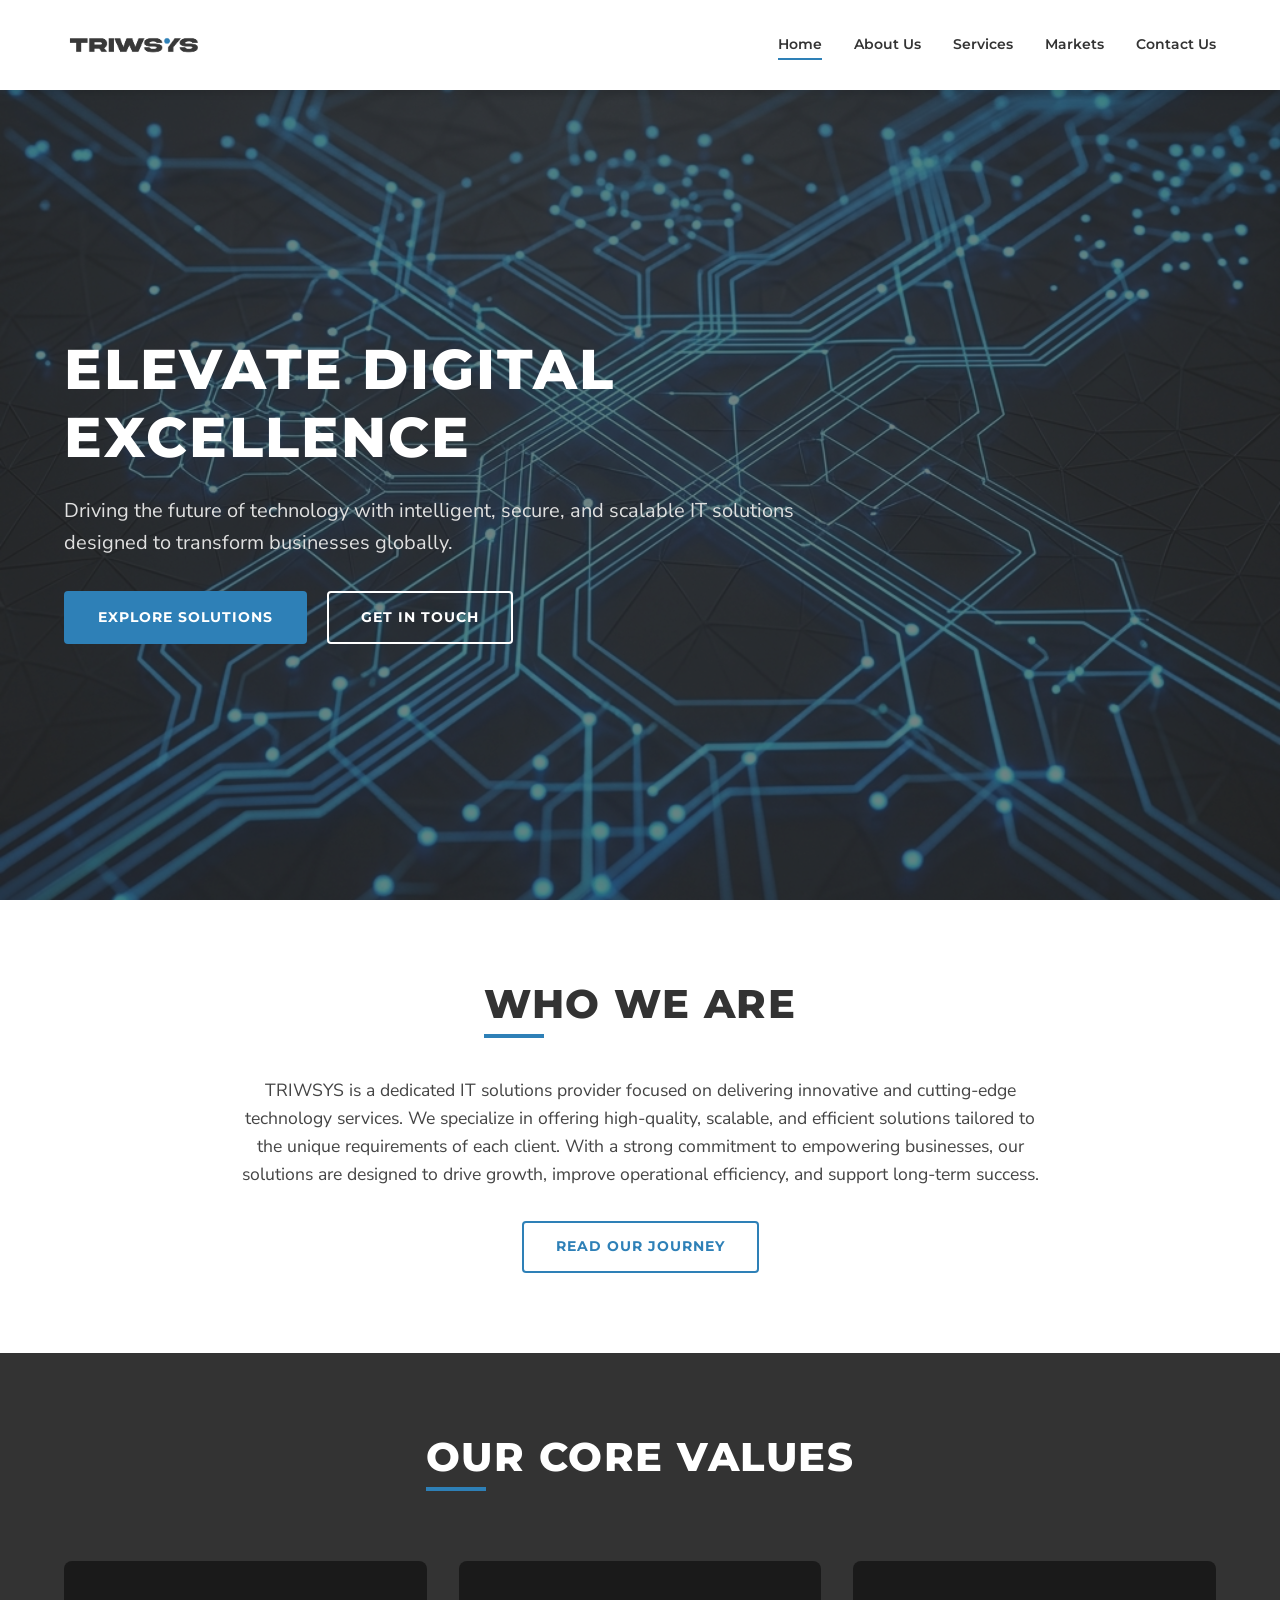
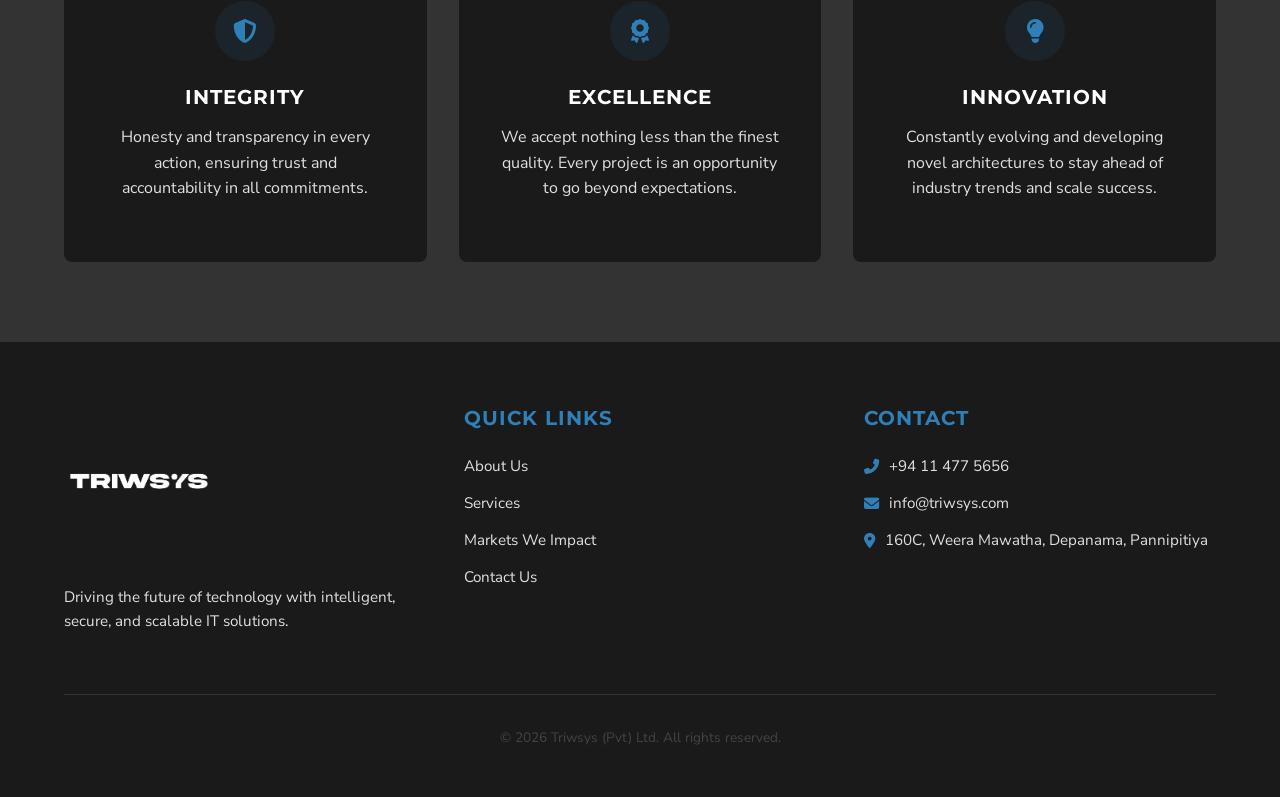
<file: index.html>
<!DOCTYPE html>
<html lang="en">
<head>
    <meta charset="UTF-8">
    <meta name="viewport" content="width=device-width, initial-scale=1.0">
    <title>Triwsys (Pvt) Ltd | Enterprise IT Solutions</title>
    <meta name="description" content="Triwsys is a dedicated IT solutions provider focused on delivering innovative and cutting-edge technology services.">
    
    <!-- Google Fonts -->
    <link rel="preconnect" href="https://fonts.googleapis.com">
    <link rel="preconnect" href="https://fonts.gstatic.com" crossorigin>
    <link href="https://fonts.googleapis.com/css2?family=Montserrat:wght@400;600;700;800&family=Nunito+Sans:wght@300;400;600;700&display=swap" rel="stylesheet">
    
    <!-- Font Awesome -->
    <link rel="stylesheet" href="https://cdnjs.cloudflare.com/ajax/libs/font-awesome/6.4.0/css/all.min.css">
    
    <!-- Custom CSS -->
    <link rel="stylesheet" href="css/style.css">
</head>
<body>

    <!-- Header Navigation -->
    <header>
        <div class="container nav-container">
            <a href="index.html" class="logo">
                <img src="assets/images/logo.png" alt="Triwsys Logo">
            </a>
            <button class="mobile-menu-btn"><i class="fas fa-bars"></i></button>
            <nav class="nav-links">
                <a href="index.html" class="active">Home</a>
                <a href="about.html">About Us</a>
                <a href="services.html">Services</a>
                <a href="projects.html">Markets</a>
                <a href="contact.html">Contact Us</a>
            </nav>
        </div>
    </header>

    <!-- Hero Section -->
    <section class="hero">
        <img src="assets/images/hero_bg.png" alt="Abstract Tech Background" class="hero-bg">
        <div class="container">
            <div class="hero-content">
                <h1>Elevate Digital Excellence</h1>
                <p>Driving the future of technology with intelligent, secure, and scalable IT solutions designed to transform businesses globally.</p>
                <div class="hero-btns">
                    <a href="services.html" class="btn btn-primary">Explore Solutions</a>
                    <a href="contact.html" class="btn btn-outline" style="margin-left:1rem; border-color: #fff; color: #fff;">Get in Touch</a>
                </div>
            </div>
        </div>
    </section>

    <!-- About Teaser block -->
    <section class="section">
        <div class="container text-center reveal">
            <h2 class="section-title">Who We Are</h2>
            <p style="max-width: 800px; margin: 0 auto; font-size: 1.1rem;">
                TRIWSYS is a dedicated IT solutions provider focused on delivering innovative and cutting-edge technology services. We specialize in offering high-quality, scalable, and efficient solutions tailored to the unique requirements of each client. With a strong commitment to empowering businesses, our solutions are designed to drive growth, improve operational efficiency, and support long-term success.
            </p>
            <a href="about.html" class="btn btn-outline mt-4">Read Our Journey</a>
        </div>
    </section>

    <!-- Core Values Teaser -->
    <section class="section section-dark text-center">
        <div class="container reveal">
            <h2 class="section-title mb-4">Our Core Values</h2>
            <div class="grid-3 mt-4">
                <div class="icon-box">
                    <div class="icon-wrapper" style="margin: 0 auto 1.5rem;"><i class="fas fa-shield-alt"></i></div>
                    <h4>Integrity</h4>
                    <p>Honesty and transparency in every action, ensuring trust and accountability in all commitments.</p>
                </div>
                <div class="icon-box">
                    <div class="icon-wrapper" style="margin: 0 auto 1.5rem;"><i class="fas fa-award"></i></div>
                    <h4>Excellence</h4>
                    <p>We accept nothing less than the finest quality. Every project is an opportunity to go beyond expectations.</p>
                </div>
                <div class="icon-box">
                    <div class="icon-wrapper" style="margin: 0 auto 1.5rem;"><i class="fas fa-lightbulb"></i></div>
                    <h4>Innovation</h4>
                    <p>Constantly evolving and developing novel architectures to stay ahead of industry trends and scale success.</p>
                </div>
            </div>
        </div>
    </section>

    <!-- Footer -->
    <footer>
        <div class="container">
            <div class="footer-grid">
                <div class="footer-col">
                    <img src="assets/images/logo.png" alt="Triwsys" style="width: 150px; margin-bottom: 20px; filter: brightness(0) invert(1);">
                    <p>Driving the future of technology with intelligent, secure, and scalable IT solutions.</p>
                </div>
                <div class="footer-col">
                    <h4>Quick Links</h4>
                    <ul>
                        <li><a href="about.html">About Us</a></li>
                        <li><a href="services.html">Services</a></li>
                        <li><a href="projects.html">Markets We Impact</a></li>
                        <li><a href="contact.html">Contact Us</a></li>
                    </ul>
                </div>
                <div class="footer-col">
                    <h4>Contact</h4>
                    <ul>
                        <li><i class="fas fa-phone-alt"></i> <a href="tel:+94114775656">+94 11 477 5656</a></li>
                        <li><i class="fas fa-envelope"></i> <a href="mailto:info@triwsys.com">info@triwsys.com</a></li>
                        <li><i class="fas fa-map-marker-alt"></i> 160C, Weera Mawatha, Depanama, Pannipitiya</li>
                    </ul>
                </div>
            </div>
            <div class="footer-bottom">
                <p>&copy; 2026 Triwsys (Pvt) Ltd. All rights reserved.</p>
            </div>
        </div>
    </footer>

    <script src="js/script.js"></script>
</body>
</html>
</file>
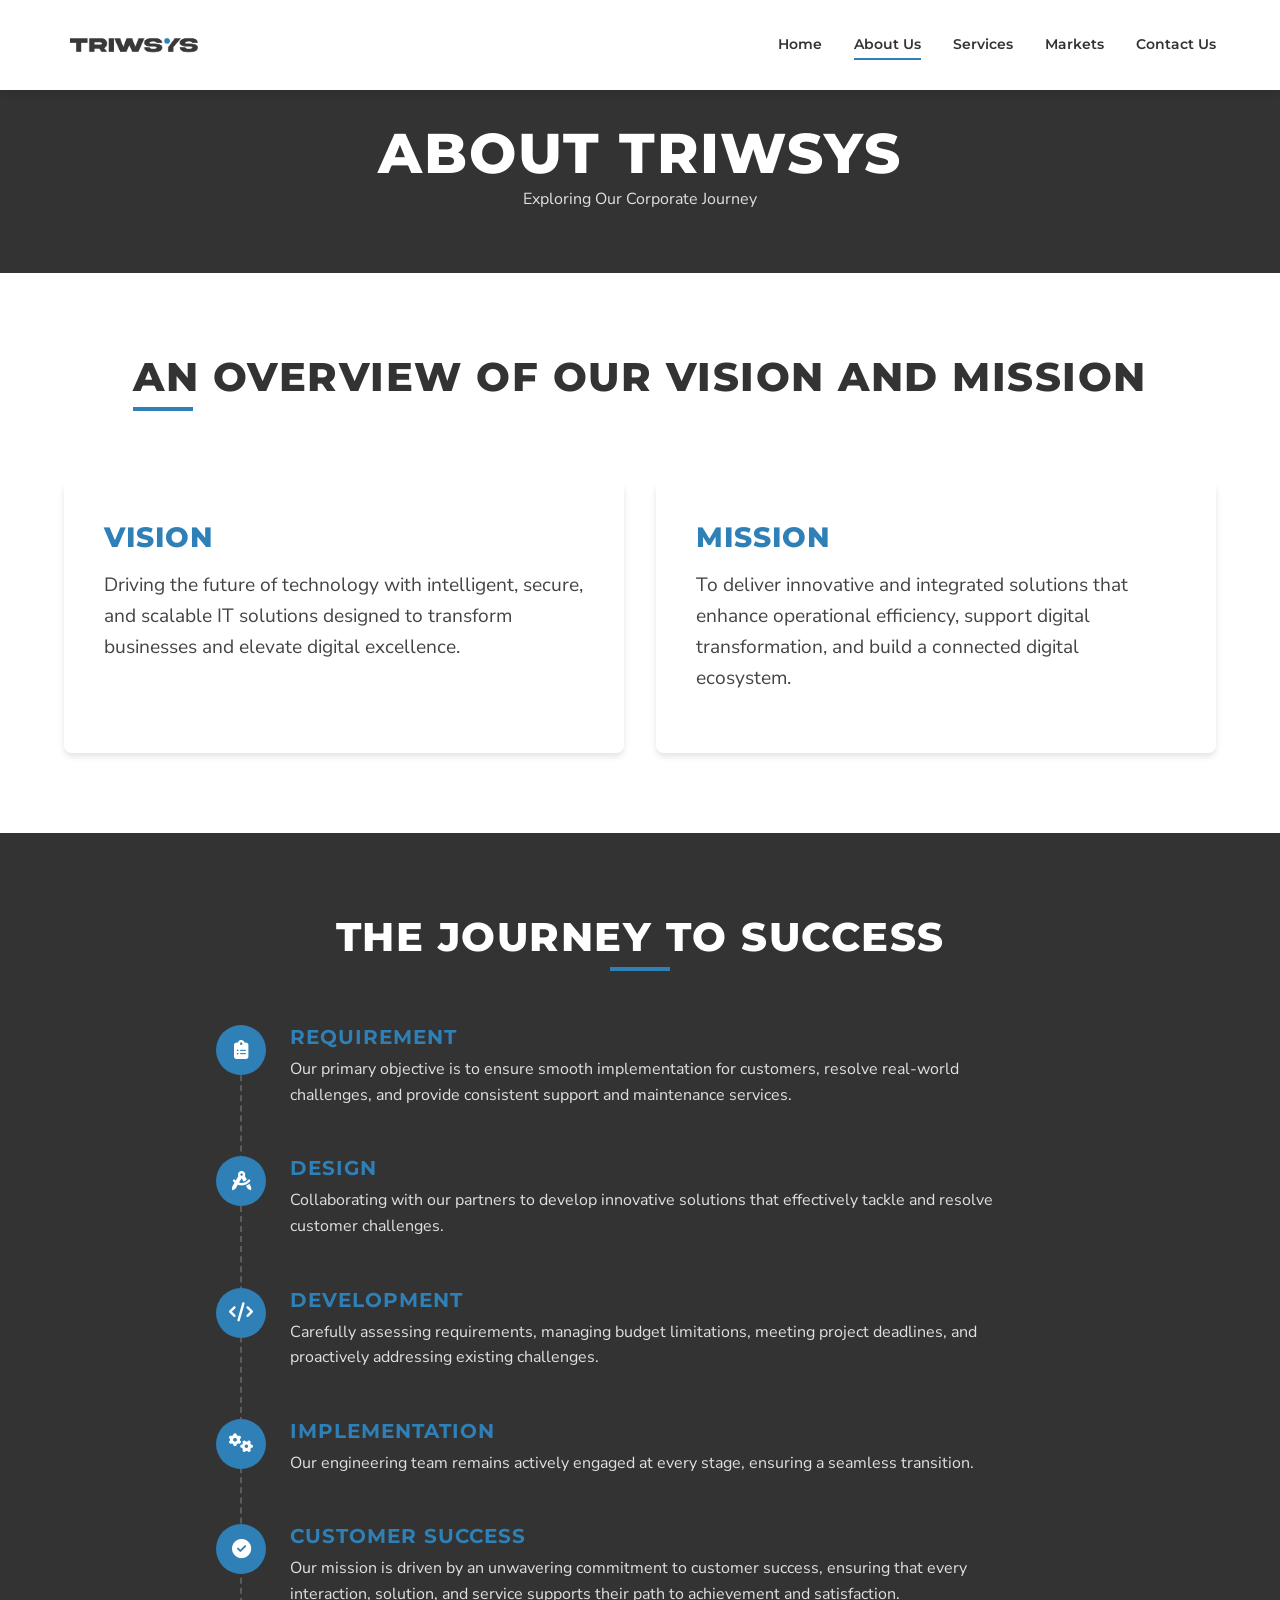
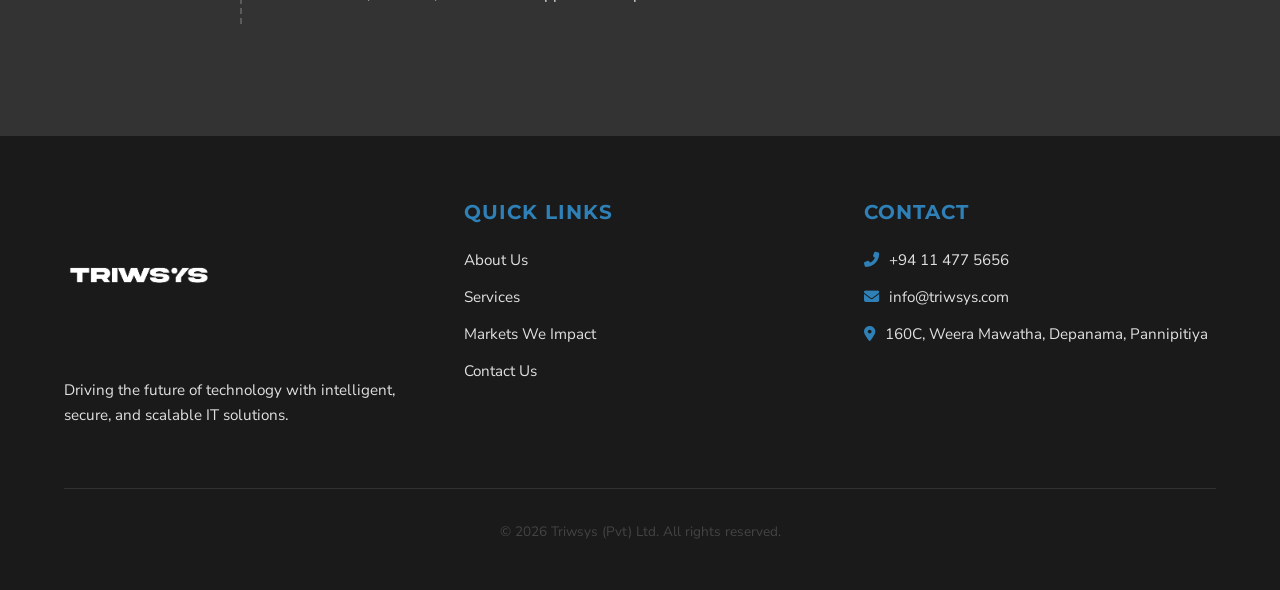
<file: about.html>
<!DOCTYPE html>
<html lang="en">
<head>
    <meta charset="UTF-8">
    <meta name="viewport" content="width=device-width, initial-scale=1.0">
    <title>About Us | Triwsys (Pvt) Ltd</title>
    <meta name="description" content="Discover our vision, mission, and the journey to success at Triwsys.">
    <link href="https://fonts.googleapis.com/css2?family=Montserrat:wght@400;600;700;800&family=Nunito+Sans:wght@300;400;600;700&display=swap" rel="stylesheet">
    <link rel="stylesheet" href="https://cdnjs.cloudflare.com/ajax/libs/font-awesome/6.4.0/css/all.min.css">
    <link rel="stylesheet" href="css/style.css">
    <style>
        .page-header { background-color: var(--clr-dark); color: var(--clr-light); padding: 120px 0 60px; text-align: center; }
        .journey-step { display: flex; align-items: flex-start; margin-bottom: 2rem; }
        .journey-icon { background: var(--clr-primary); color: var(--clr-light); width: 50px; height: 50px; border-radius: 50%; display: flex; align-items: center; justify-content: center; font-size: 1.2rem; flex-shrink: 0; margin-right: 1.5rem; }
        .journey-content h4 { color: var(--clr-primary); margin-bottom: 0.5rem; }
    </style>
</head>
<body>
    <!-- Header Navigation -->
    <header>
        <div class="container nav-container">
            <a href="index.html" class="logo">
                <img src="assets/images/logo.png" alt="Triwsys Logo">
            </a>
            <button class="mobile-menu-btn"><i class="fas fa-bars"></i></button>
            <nav class="nav-links">
                <a href="index.html">Home</a>
                <a href="about.html" class="active">About Us</a>
                <a href="services.html">Services</a>
                <a href="projects.html">Markets</a>
                <a href="contact.html">Contact Us</a>
            </nav>
        </div>
    </header>

    <div class="page-header">
        <div class="container reveal">
            <h1>About Triwsys</h1>
            <p style="max-width: 600px; margin:0 auto; color: var(--clr-gray-300);">Exploring Our Corporate Journey</p>
        </div>
    </div>

    <!-- Vision & Mission -->
    <section class="section">
        <div class="container text-center reveal">
            <h2 class="section-title">An Overview of Our Vision and Mission</h2>
            <div class="grid-3 mt-4" style="grid-template-columns: repeat(auto-fit, minmax(400px, 1fr));">
                <div class="icon-box" style="text-align: left;">
                    <h3 class="text-primary mb-2">VISION</h3>
                    <p style="font-size: 1.2rem;">Driving the future of technology with intelligent, secure, and scalable IT solutions designed to transform businesses and elevate digital excellence.</p>
                </div>
                <div class="icon-box" style="text-align: left;">
                    <h3 class="text-primary mb-2">MISSION</h3>
                    <p style="font-size: 1.2rem;">To deliver innovative and integrated solutions that enhance operational efficiency, support digital transformation, and build a connected digital ecosystem.</p>
                </div>
            </div>
        </div>
    </section>

    <!-- The Journey To Success -->
    <section class="section section-dark">
        <div class="container reveal">
            <h2 class="section-title text-center" style="display:block; margin: 0 auto 4rem; width: fit-content;">The Journey To Success</h2>
            <div style="max-width: 800px; margin: 0 auto; padding-left: 20px; border-left: 2px dashed rgba(255,255,255,0.2);">
                
                <div class="journey-step reveal">
                    <div class="journey-icon" style="margin-left: -46px;"><i class="fas fa-clipboard-list"></i></div>
                    <div class="journey-content">
                        <h4>REQUIREMENT</h4>
                        <p>Our primary objective is to ensure smooth implementation for customers, resolve real-world challenges, and provide consistent support and maintenance services.</p>
                    </div>
                </div>

                <div class="journey-step reveal">
                    <div class="journey-icon" style="margin-left: -46px;"><i class="fas fa-drafting-compass"></i></div>
                    <div class="journey-content">
                        <h4>DESIGN</h4>
                        <p>Collaborating with our partners to develop innovative solutions that effectively tackle and resolve customer challenges.</p>
                    </div>
                </div>

                <div class="journey-step reveal">
                    <div class="journey-icon" style="margin-left: -46px;"><i class="fas fa-code"></i></div>
                    <div class="journey-content">
                        <h4>DEVELOPMENT</h4>
                        <p>Carefully assessing requirements, managing budget limitations, meeting project deadlines, and proactively addressing existing challenges.</p>
                    </div>
                </div>

                <div class="journey-step reveal">
                    <div class="journey-icon" style="margin-left: -46px;"><i class="fas fa-cogs"></i></div>
                    <div class="journey-content">
                        <h4>IMPLEMENTATION</h4>
                        <p>Our engineering team remains actively engaged at every stage, ensuring a seamless transition.</p>
                    </div>
                </div>

                <div class="journey-step reveal">
                    <div class="journey-icon" style="margin-left: -46px;"><i class="fas fa-check-circle"></i></div>
                    <div class="journey-content">
                        <h4>CUSTOMER SUCCESS</h4>
                        <p>Our mission is driven by an unwavering commitment to customer success, ensuring that every interaction, solution, and service supports their path to achievement and satisfaction.</p>
                    </div>
                </div>

            </div>
        </div>
    </section>

    <!-- Footer -->
    <footer>
        <div class="container">
            <div class="footer-grid">
                <div class="footer-col">
                    <img src="assets/images/logo.png" alt="Triwsys" style="width: 150px; margin-bottom: 20px; filter: brightness(0) invert(1);">
                    <p>Driving the future of technology with intelligent, secure, and scalable IT solutions.</p>
                </div>
                <div class="footer-col">
                    <h4>Quick Links</h4>
                    <ul>
                        <li><a href="about.html">About Us</a></li>
                        <li><a href="services.html">Services</a></li>
                        <li><a href="projects.html">Markets We Impact</a></li>
                        <li><a href="contact.html">Contact Us</a></li>
                    </ul>
                </div>
                <div class="footer-col">
                    <h4>Contact</h4>
                    <ul>
                        <li><i class="fas fa-phone-alt"></i> <a href="tel:+94114775656">+94 11 477 5656</a></li>
                        <li><i class="fas fa-envelope"></i> <a href="mailto:info@triwsys.com">info@triwsys.com</a></li>
                        <li><i class="fas fa-map-marker-alt"></i> 160C, Weera Mawatha, Depanama, Pannipitiya</li>
                    </ul>
                </div>
            </div>
            <div class="footer-bottom">
                <p>&copy; 2026 Triwsys (Pvt) Ltd. All rights reserved.</p>
            </div>
        </div>
    </footer>

    <script src="js/script.js"></script>
</body>
</html>
</file>
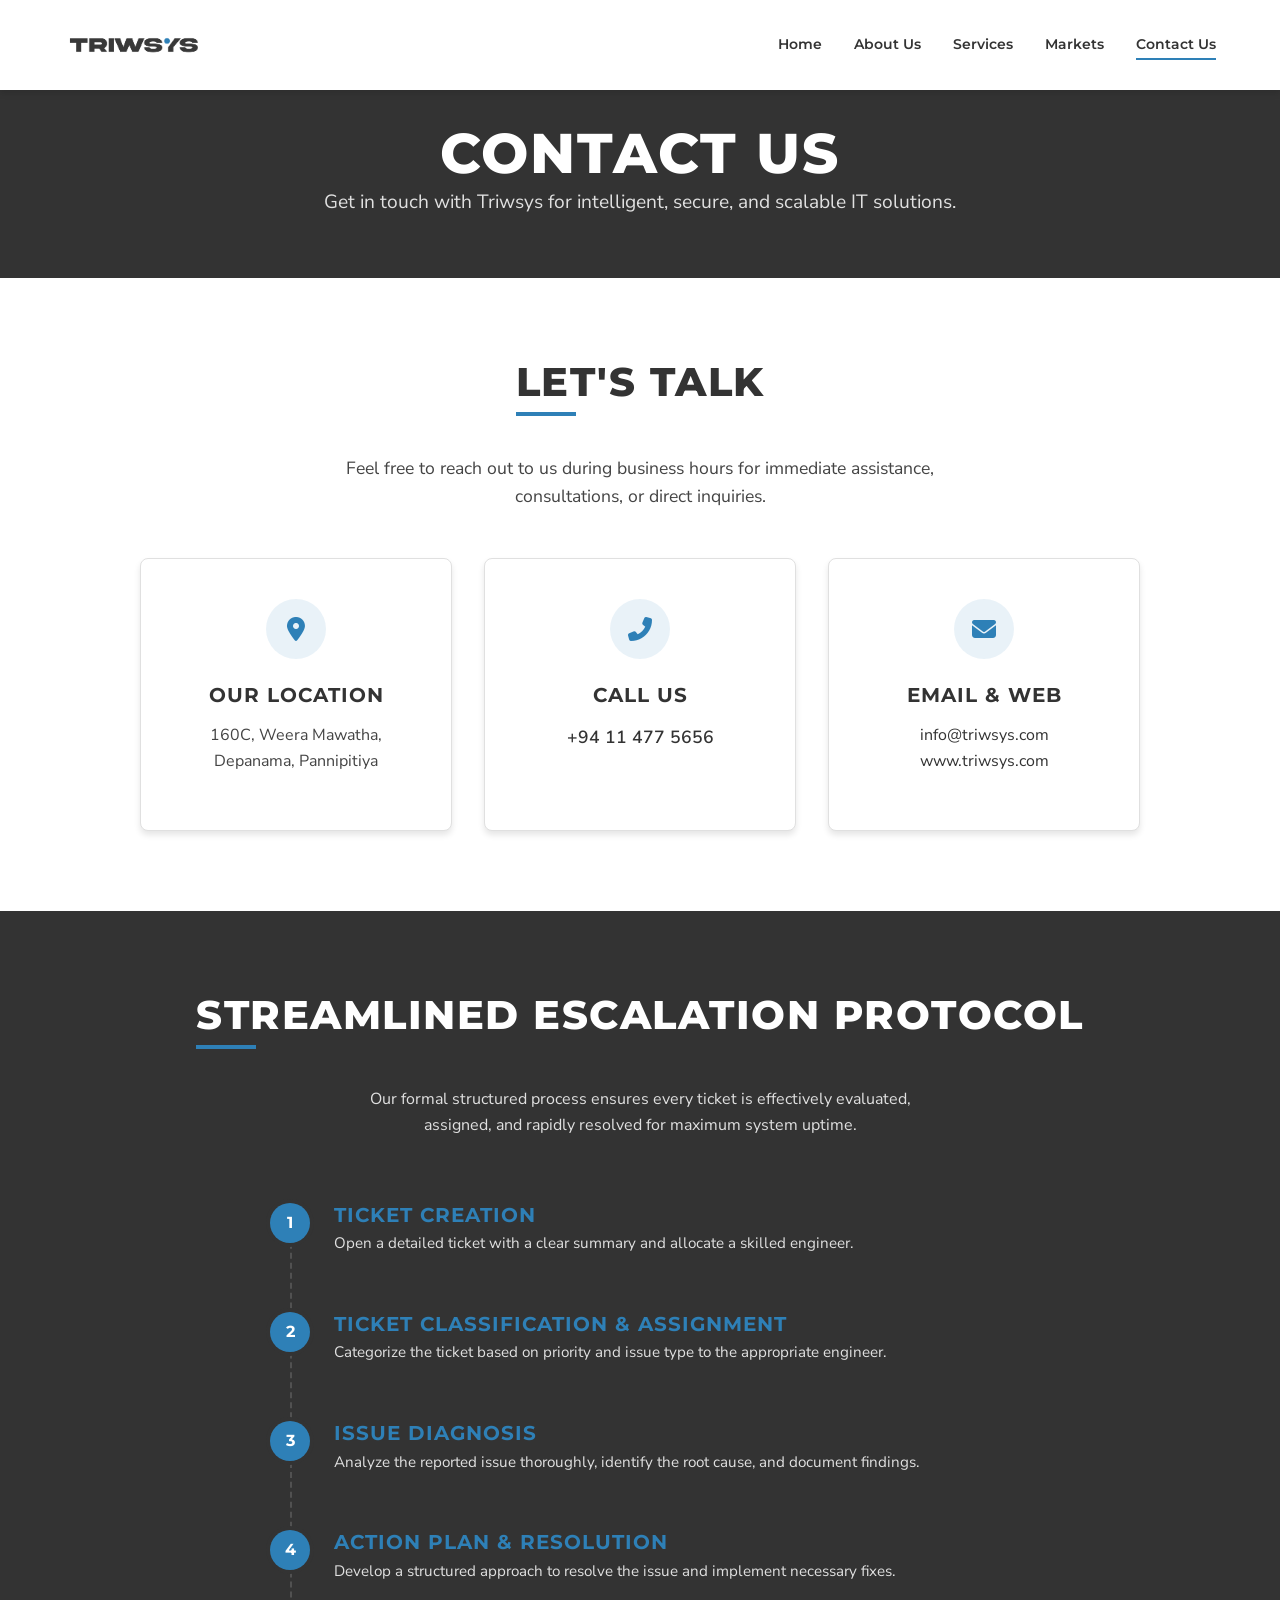
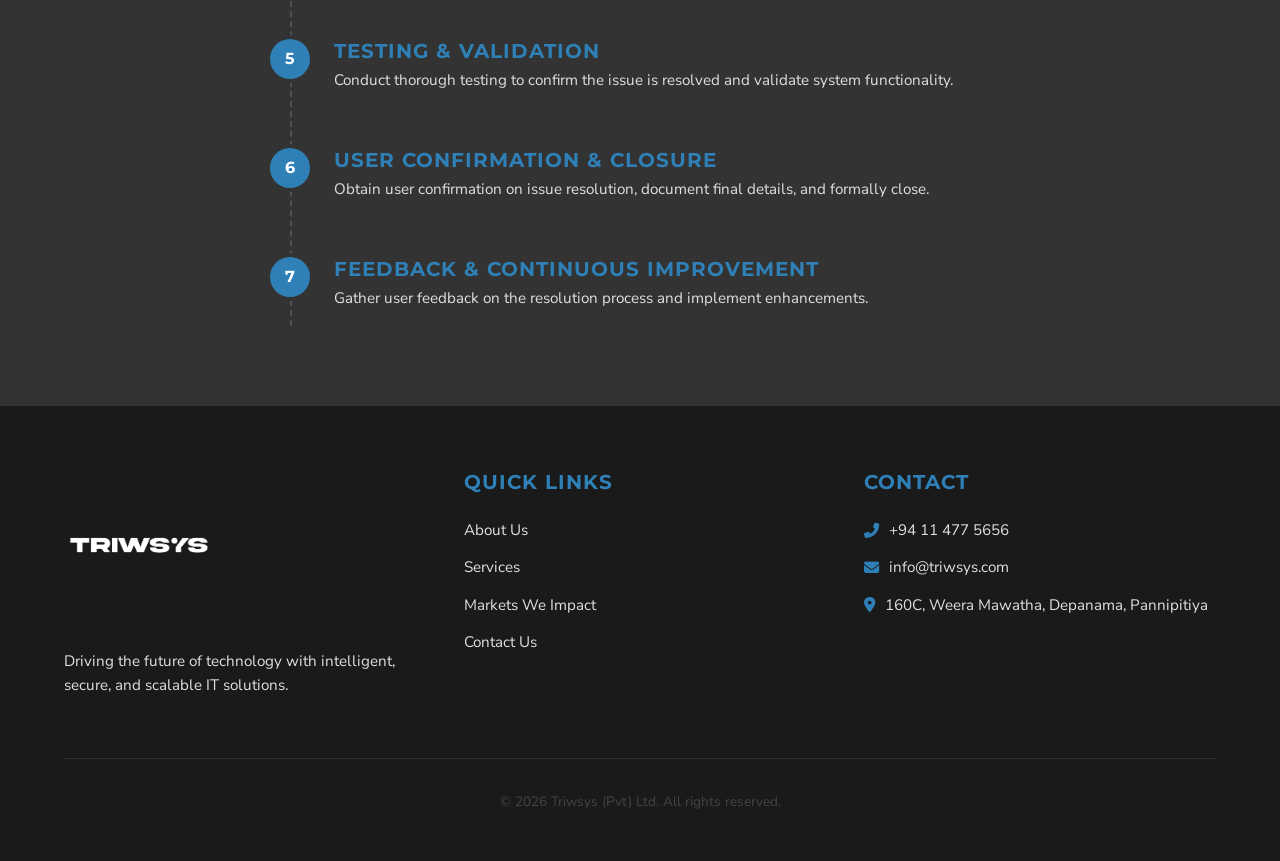
<file: contact.html>
<!DOCTYPE html>
<html lang="en">
<head>
    <meta charset="UTF-8">
    <meta name="viewport" content="width=device-width, initial-scale=1.0">
    <title>Contact Us | Triwsys (Pvt) Ltd</title>
    <meta name="description" content="Get in touch with Triwsys for intelligent IT solutions.">
    <link href="https://fonts.googleapis.com/css2?family=Montserrat:wght@400;600;700;800&family=Nunito+Sans:wght@300;400;600;700&display=swap" rel="stylesheet">
    <link rel="stylesheet" href="https://cdnjs.cloudflare.com/ajax/libs/font-awesome/6.4.0/css/all.min.css">
    <link rel="stylesheet" href="css/style.css">
    <style>
        .page-header { background-color: var(--clr-dark); color: var(--clr-light); padding: 120px 0 60px; text-align: center; }
        
        .contact-grid { display: grid; grid-template-columns: 1fr 1fr; gap: 4rem; align-items: center; }
        @media (max-width: 900px) { .contact-grid { grid-template-columns: 1fr; } }
        
        .contact-info-wrap p { display: flex; align-items: flex-start; gap: 15px; margin-bottom: 2rem; font-size: 1.1rem; }
        .contact-info-wrap i { font-size: 1.5rem; color: var(--clr-primary); margin-top: 5px; width: 30px; text-align: center; }
        
        /* Timeline style for Protocol */
        .journey-step { display: flex; align-items: flex-start; margin-bottom: 2.5rem; position: relative; }
        .journey-icon { background: var(--clr-primary); color: var(--clr-light); width: 40px; height: 40px; border-radius: 50%; display: flex; align-items: center; justify-content: center; font-weight: bold; flex-shrink: 0; margin-right: 1.5rem; z-index: 2; font-family: var(--font-heading); box-shadow: 0 0 0 4px var(--clr-dark); }
        .journey-content h4 { color: var(--clr-primary); margin-bottom: 0.3rem; }
        .journey-content p { color: var(--clr-gray-300); font-size: 0.95rem; }
    </style>
</head>
<body>
    <!-- Header Navigation -->
    <header>
        <div class="container nav-container">
            <a href="index.html" class="logo">
                <img src="assets/images/logo.png" alt="Triwsys Logo">
            </a>
            <button class="mobile-menu-btn"><i class="fas fa-bars"></i></button>
            <nav class="nav-links">
                <a href="index.html">Home</a>
                <a href="about.html">About Us</a>
                <a href="services.html">Services</a>
                <a href="projects.html">Markets</a>
                <a href="contact.html" class="active">Contact Us</a>
            </nav>
        </div>
    </header>

    <div class="page-header">
        <div class="container reveal">
            <h1>Contact Us</h1>
            <p style="max-width: 800px; margin:0 auto; color: var(--clr-gray-300); font-size: 1.2rem;">Get in touch with Triwsys for intelligent, secure, and scalable IT solutions.</p>
        </div>
    </div>

    <!-- Contact Info & Map Section -->
    <section class="section">
        <div class="container">
            <div class="contact-details reveal text-center" style="max-width: 1000px; margin: 0 auto;">
                <h2 class="section-title mb-4" style="display: inline-block;">Let's Talk</h2>
                <p class="mb-4 text-gray" style="font-size: 1.1rem; max-width: 600px; margin: 0 auto 3rem;">Feel free to reach out to us during business hours for immediate assistance, consultations, or direct inquiries.</p>
                
                <div class="grid-3 mt-4 text-center">
                    <div class="icon-box" style="border: 1px solid var(--clr-gray-300);">
                        <div class="icon-wrapper" style="margin: 0 auto 1.5rem;"><i class="fas fa-map-marker-alt"></i></div>
                        <h4>Our Location</h4>
                        <p>160C, Weera Mawatha, <br>Depanama, Pannipitiya</p>
                    </div>
                    <div class="icon-box" style="border: 1px solid var(--clr-gray-300);">
                        <div class="icon-wrapper" style="margin: 0 auto 1.5rem;"><i class="fas fa-phone-alt"></i></div>
                        <h4>Call Us</h4>
                        <p><a href="tel:+94114775656" style="color: var(--clr-dark); font-size: 1.1rem; font-weight: 600;">+94 11 477 5656</a></p>
                    </div>
                    <div class="icon-box" style="border: 1px solid var(--clr-gray-300);">
                        <div class="icon-wrapper" style="margin: 0 auto 1.5rem;"><i class="fas fa-envelope"></i></div>
                        <h4>Email & Web</h4>
                        <p>
                            <a href="mailto:info@triwsys.com" style="color: var(--clr-dark);">info@triwsys.com</a><br>
                            <a href="http://www.triwsys.com" target="_blank" style="color: var(--clr-dark);">www.triwsys.com</a>
                        </p>
                    </div>
                </div>
            </div>
        </div>
    </section>

    <!-- Escalation Protocol Section -->
    <section class="section section-dark">
        <div class="container reveal">
            <div class="text-center mb-4">
                <h2 class="section-title">Streamlined Escalation Protocol</h2>
                <p style="max-width: 600px; margin: 0 auto;">Our formal structured process ensures every ticket is effectively evaluated, assigned, and rapidly resolved for maximum system uptime.</p>
            </div>

            <div style="max-width: 700px; margin: 4rem auto 0; padding-left: 20px; border-left: 2px dashed rgba(255,255,255,0.15);">
                
                <div class="journey-step reveal">
                    <div class="journey-icon" style="margin-left: -42px;">1</div>
                    <div class="journey-content">
                        <h4>Ticket Creation</h4>
                        <p>Open a detailed ticket with a clear summary and allocate a skilled engineer.</p>
                    </div>
                </div>

                <div class="journey-step reveal">
                    <div class="journey-icon" style="margin-left: -42px;">2</div>
                    <div class="journey-content">
                        <h4>Ticket Classification & Assignment</h4>
                        <p>Categorize the ticket based on priority and issue type to the appropriate engineer.</p>
                    </div>
                </div>

                <div class="journey-step reveal">
                    <div class="journey-icon" style="margin-left: -42px;">3</div>
                    <div class="journey-content">
                        <h4>Issue Diagnosis</h4>
                        <p>Analyze the reported issue thoroughly, identify the root cause, and document findings.</p>
                    </div>
                </div>

                <div class="journey-step reveal">
                    <div class="journey-icon" style="margin-left: -42px;">4</div>
                    <div class="journey-content">
                        <h4>Action Plan & Resolution</h4>
                        <p>Develop a structured approach to resolve the issue and implement necessary fixes.</p>
                    </div>
                </div>

                <div class="journey-step reveal">
                    <div class="journey-icon" style="margin-left: -42px;">5</div>
                    <div class="journey-content">
                        <h4>Testing & Validation</h4>
                        <p>Conduct thorough testing to confirm the issue is resolved and validate system functionality.</p>
                    </div>
                </div>

                <div class="journey-step reveal">
                    <div class="journey-icon" style="margin-left: -42px;">6</div>
                    <div class="journey-content">
                        <h4>User Confirmation & Closure</h4>
                        <p>Obtain user confirmation on issue resolution, document final details, and formally close.</p>
                    </div>
                </div>

                <div class="journey-step reveal" style="margin-bottom: 0;">
                    <div class="journey-icon" style="margin-left: -42px;">7</div>
                    <div class="journey-content">
                        <h4>Feedback & Continuous Improvement</h4>
                        <p>Gather user feedback on the resolution process and implement enhancements.</p>
                    </div>
                </div>

            </div>
        </div>
    </section>

    <!-- Footer -->
    <footer>
        <div class="container">
            <div class="footer-grid">
                <div class="footer-col">
                    <img src="assets/images/logo.png" alt="Triwsys" style="width: 150px; margin-bottom: 20px; filter: brightness(0) invert(1);">
                    <p>Driving the future of technology with intelligent, secure, and scalable IT solutions.</p>
                </div>
                <div class="footer-col">
                    <h4>Quick Links</h4>
                    <ul>
                        <li><a href="about.html">About Us</a></li>
                        <li><a href="services.html">Services</a></li>
                        <li><a href="projects.html">Markets We Impact</a></li>
                        <li><a href="contact.html">Contact Us</a></li>
                    </ul>
                </div>
                <div class="footer-col">
                    <h4>Contact</h4>
                    <ul>
                        <li><i class="fas fa-phone-alt"></i> <a href="tel:+94114775656">+94 11 477 5656</a></li>
                        <li><i class="fas fa-envelope"></i> <a href="mailto:info@triwsys.com">info@triwsys.com</a></li>
                        <li><i class="fas fa-map-marker-alt"></i> 160C, Weera Mawatha, Depanama, Pannipitiya</li>
                    </ul>
                </div>
            </div>
            <div class="footer-bottom">
                <p>&copy; 2026 Triwsys (Pvt) Ltd. All rights reserved.</p>
            </div>
        </div>
    </footer>

    <script src="js/script.js"></script>
</body>
</html>
</file>
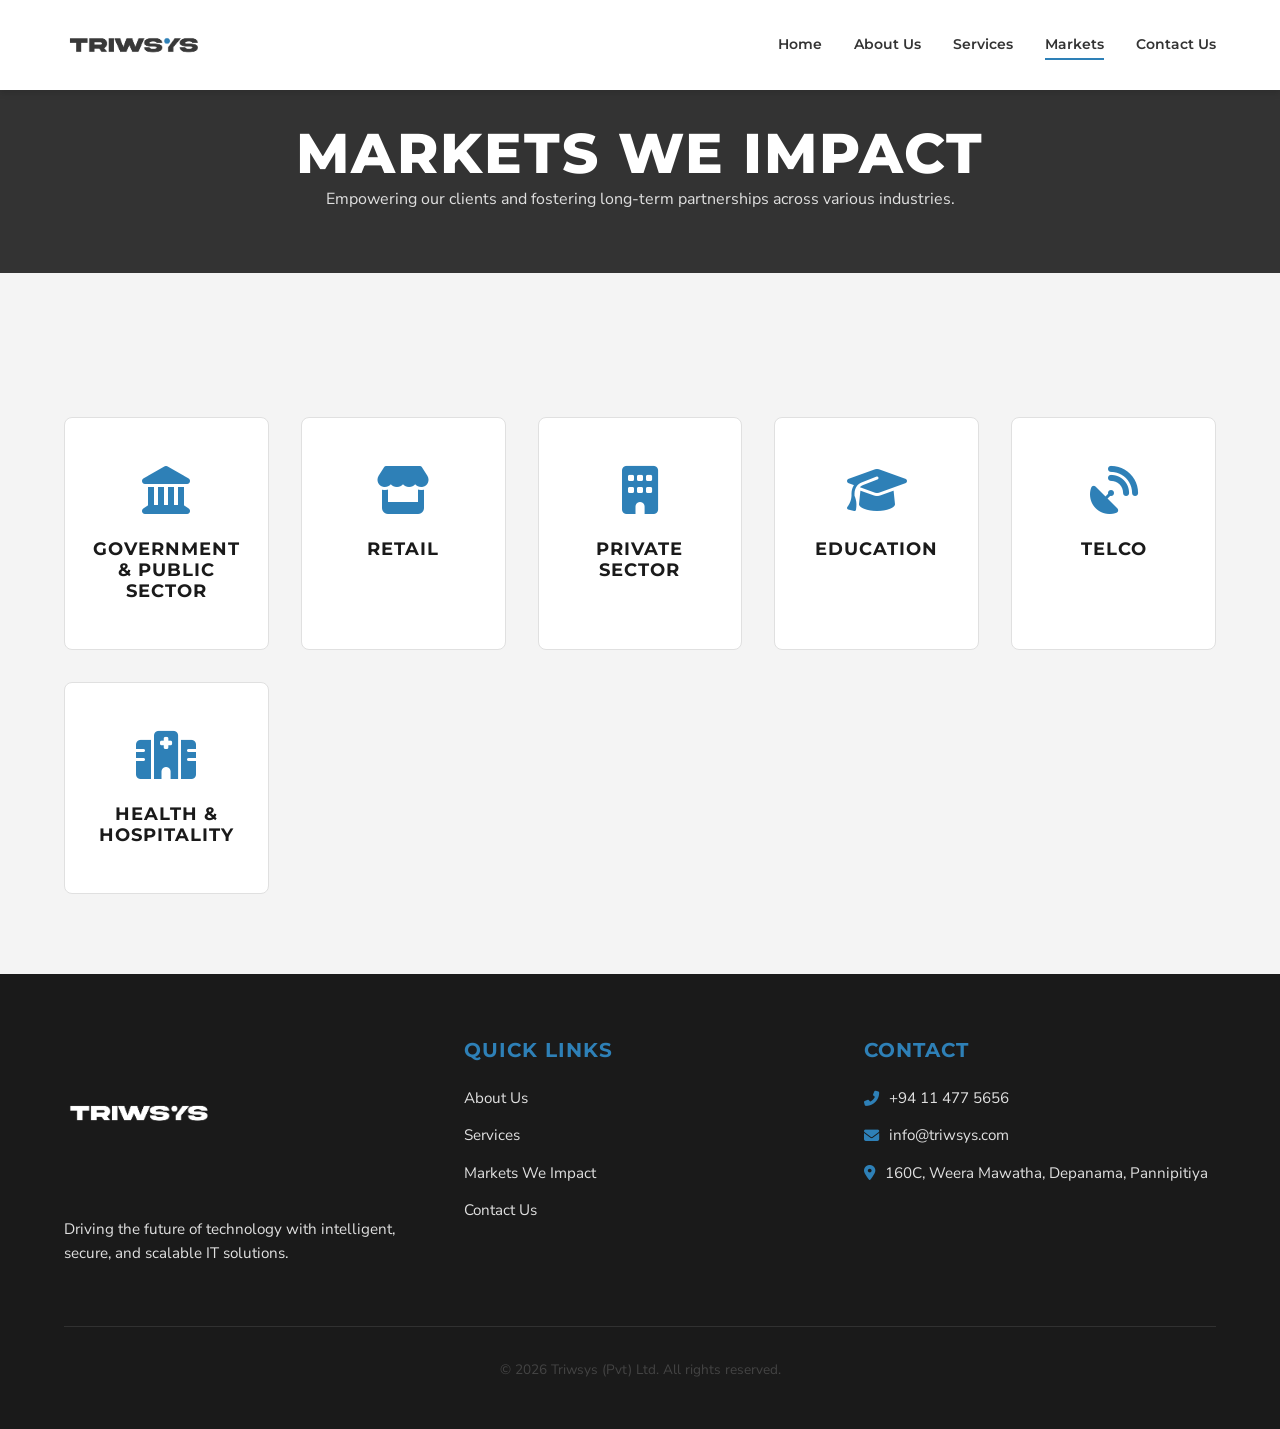
<file: projects.html>
<!DOCTYPE html>
<html lang="en">
<head>
    <meta charset="UTF-8">
    <meta name="viewport" content="width=device-width, initial-scale=1.0">
    <title>Markets We Impact | Triwsys (Pvt) Ltd</title>
    <meta name="description" content="Discover the markets and industries empowered by Triwsys technologies.">
    <link href="https://fonts.googleapis.com/css2?family=Montserrat:wght@400;600;700;800&family=Nunito+Sans:wght@300;400;600;700&display=swap" rel="stylesheet">
    <link rel="stylesheet" href="https://cdnjs.cloudflare.com/ajax/libs/font-awesome/6.4.0/css/all.min.css">
    <link rel="stylesheet" href="css/style.css">
    <style>
        .page-header { background-color: var(--clr-dark); color: var(--clr-light); padding: 120px 0 60px; text-align: center; }
        .market-grid { display: grid; grid-template-columns: repeat(auto-fit, minmax(200px, 1fr)); gap: 2rem; margin-top: 4rem; }
        .market-card { background: var(--clr-light); border: 1px solid var(--clr-gray-300); padding: 3rem 1.5rem; text-align: center; border-radius: 8px; transition: all var(--transition-normal); }
        .market-card:hover { transform: translateY(-10px); box-shadow: var(--shadow-lg); border-color: var(--clr-primary); }
        .market-card i { font-size: 3rem; color: var(--clr-primary); margin-bottom: 1.5rem; }
        .market-card h4 { color: var(--clr-darker); font-size: 1.1rem; word-break: break-word; }
    </style>
</head>
<body>
    <!-- Header Navigation -->
    <header>
        <div class="container nav-container">
            <a href="index.html" class="logo">
                <img src="assets/images/logo.png" alt="Triwsys Logo">
            </a>
            <button class="mobile-menu-btn"><i class="fas fa-bars"></i></button>
            <nav class="nav-links">
                <a href="index.html">Home</a>
                <a href="about.html">About Us</a>
                <a href="services.html">Services</a>
                <a href="projects.html" class="active">Markets</a>
                <a href="contact.html">Contact Us</a>
            </nav>
        </div>
    </header>

    <div class="page-header">
        <div class="container reveal">
            <h1>Markets We Impact</h1>
            <p style="max-width: 800px; margin:0 auto; color: var(--clr-gray-300);">Empowering our clients and fostering long-term partnerships across various industries.</p>
        </div>
    </div>

    <!-- Markets -->
    <section class="section" style="background-color: var(--clr-gray-100);">
        <div class="container reveal">
            <div class="market-grid">
                <div class="market-card">
                    <i class="fas fa-landmark"></i>
                    <h4>Government & Public Sector</h4>
                </div>
                <div class="market-card">
                    <i class="fas fa-store"></i>
                    <h4>Retail</h4>
                </div>
                <div class="market-card">
                    <i class="fas fa-building"></i>
                    <h4>Private Sector</h4>
                </div>
                <div class="market-card">
                    <i class="fas fa-graduation-cap"></i>
                    <h4>Education</h4>
                </div>
                <div class="market-card">
                    <i class="fas fa-satellite-dish"></i>
                    <h4>Telco</h4>
                </div>
                <div class="market-card">
                    <i class="fas fa-hospital"></i>
                    <h4>Health & Hospitality</h4>
                </div>
            </div>
        </div>
    </section>

    <!-- Footer -->
    <footer>
        <div class="container">
            <div class="footer-grid">
                <div class="footer-col">
                    <img src="assets/images/logo.png" alt="Triwsys" style="width: 150px; margin-bottom: 20px; filter: brightness(0) invert(1);">
                    <p>Driving the future of technology with intelligent, secure, and scalable IT solutions.</p>
                </div>
                <div class="footer-col">
                    <h4>Quick Links</h4>
                    <ul>
                        <li><a href="about.html">About Us</a></li>
                        <li><a href="services.html">Services</a></li>
                        <li><a href="projects.html">Markets We Impact</a></li>
                        <li><a href="contact.html">Contact Us</a></li>
                    </ul>
                </div>
                <div class="footer-col">
                    <h4>Contact</h4>
                    <ul>
                        <li><i class="fas fa-phone-alt"></i> <a href="tel:+94114775656">+94 11 477 5656</a></li>
                        <li><i class="fas fa-envelope"></i> <a href="mailto:info@triwsys.com">info@triwsys.com</a></li>
                        <li><i class="fas fa-map-marker-alt"></i> 160C, Weera Mawatha, Depanama, Pannipitiya</li>
                    </ul>
                </div>
            </div>
            <div class="footer-bottom">
                <p>&copy; 2026 Triwsys (Pvt) Ltd. All rights reserved.</p>
            </div>
        </div>
    </footer>

    <script src="js/script.js"></script>
</body>
</html>
</file>
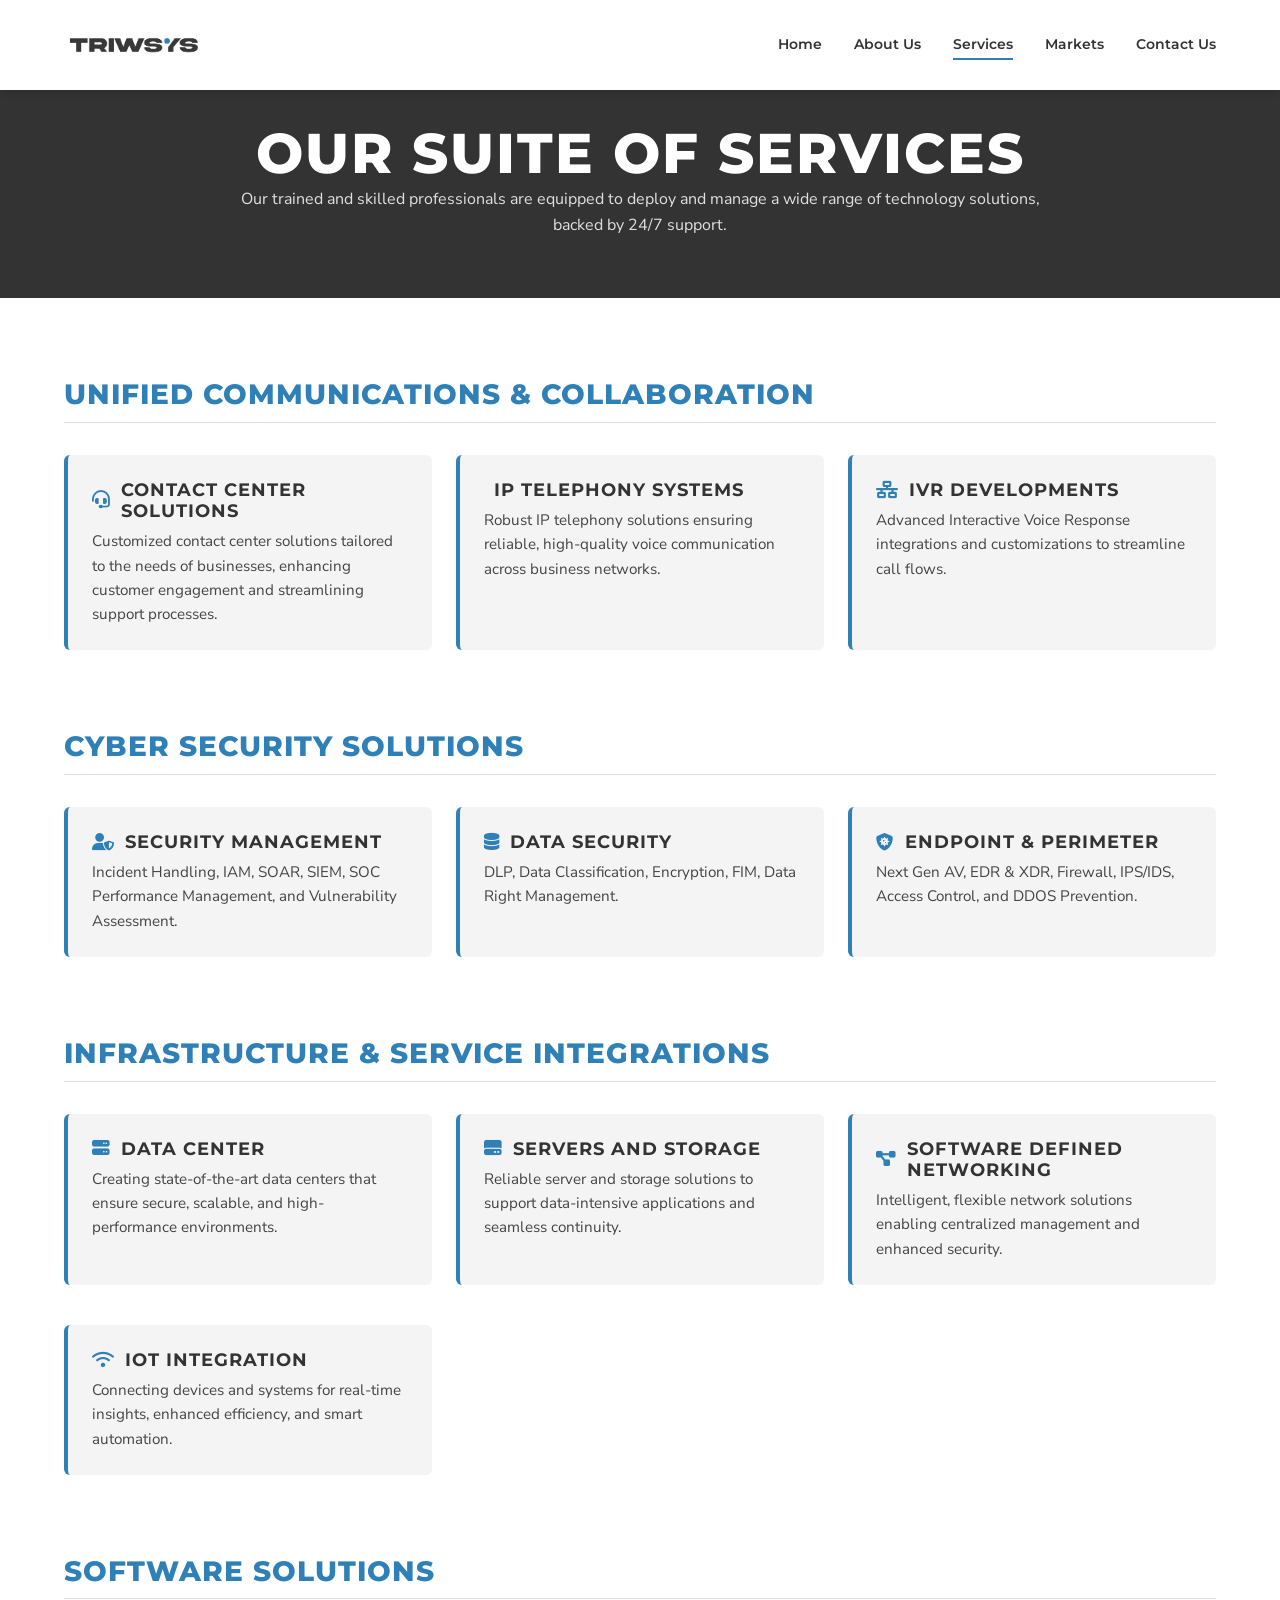
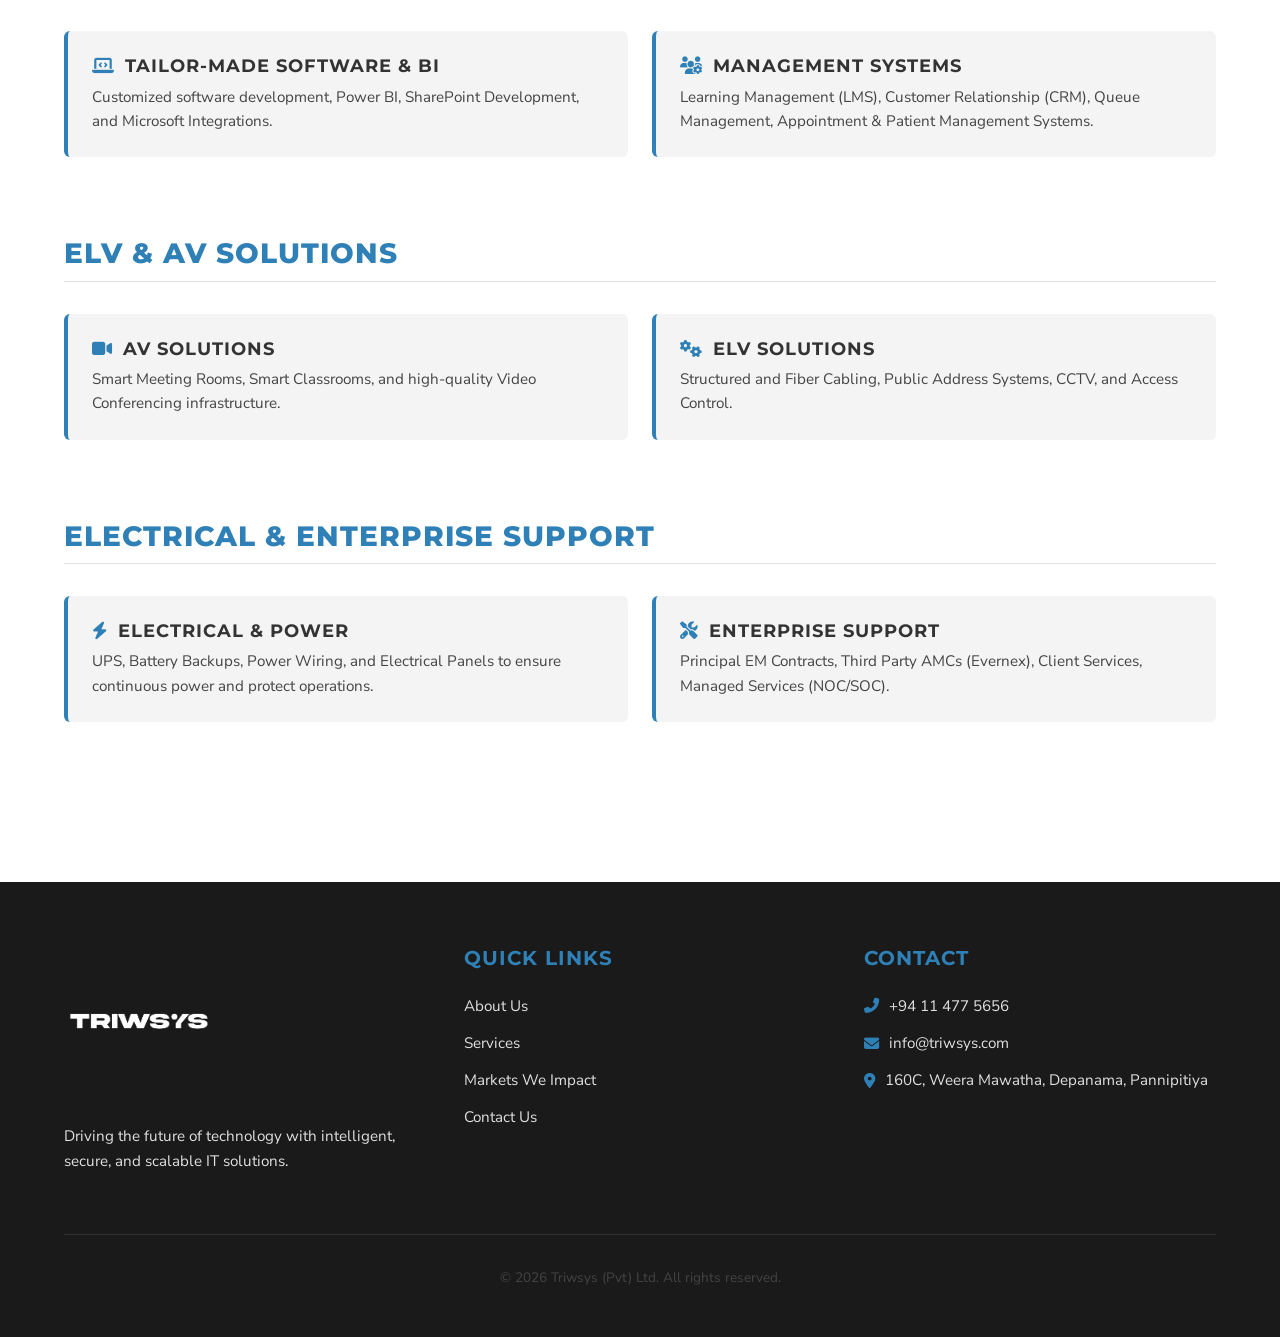
<file: services.html>
<!DOCTYPE html>
<html lang="en">
<head>
    <meta charset="UTF-8">
    <meta name="viewport" content="width=device-width, initial-scale=1.0">
    <title>Services & Solutions | Triwsys (Pvt) Ltd</title>
    <meta name="description" content="Explore our suite of comprehensive IT services and solutions.">
    <link href="https://fonts.googleapis.com/css2?family=Montserrat:wght@400;600;700;800&family=Nunito+Sans:wght@300;400;600;700&display=swap" rel="stylesheet">
    <link rel="stylesheet" href="https://cdnjs.cloudflare.com/ajax/libs/font-awesome/6.4.0/css/all.min.css">
    <link rel="stylesheet" href="css/style.css">
    <style>
        .page-header { background-color: var(--clr-dark); color: var(--clr-light); padding: 120px 0 60px; text-align: center; }
        .service-category { margin-bottom: 4rem; }
        .service-category h3 { color: var(--clr-primary); margin-bottom: 2rem; border-bottom: 1px solid var(--clr-gray-300); padding-bottom: 10px; }
        .service-item { background: var(--clr-gray-100); padding: 1.5rem; border-radius: 6px; border-left: 4px solid var(--clr-primary); margin-bottom: 1rem; transition: transform var(--transition-fast);}
        .service-item:hover { transform: translateX(5px); }
        .service-item h4 { font-size: 1.1rem; color: var(--clr-dark); margin-bottom: 0.5rem; display: flex; align-items: center; gap: 10px;}
        .service-item p { margin-bottom: 0; font-size: 0.95rem; }
        .grid-2 { display: grid; grid-template-columns: repeat(auto-fit, minmax(350px, 1fr)); gap: 1.5rem; }
    </style>
</head>
<body>
    <!-- Header Navigation -->
    <header>
        <div class="container nav-container">
            <a href="index.html" class="logo">
                <img src="assets/images/logo.png" alt="Triwsys Logo">
            </a>
            <button class="mobile-menu-btn"><i class="fas fa-bars"></i></button>
            <nav class="nav-links">
                <a href="index.html">Home</a>
                <a href="about.html">About Us</a>
                <a href="services.html" class="active">Services</a>
                <a href="projects.html">Markets</a>
                <a href="contact.html">Contact Us</a>
            </nav>
        </div>
    </header>

    <div class="page-header">
        <div class="container reveal">
            <h1>Our Suite Of Services</h1>
            <p style="max-width: 800px; margin:0 auto; color: var(--clr-gray-300);">Our trained and skilled professionals are equipped to deploy and manage a wide range of technology solutions, backed by 24/7 support.</p>
        </div>
    </div>

    <!-- Services Detail -->
    <section class="section">
        <div class="container">

            <div class="service-category reveal">
                <h3>Unified Communications & Collaboration</h3>
                <div class="grid-2">
                    <div class="service-item">
                        <h4><i class="fas fa-headset text-primary"></i> Contact Center Solutions</h4>
                        <p>Customized contact center solutions tailored to the needs of businesses, enhancing customer engagement and streamlining support processes.</p>
                    </div>
                    <div class="service-item">
                        <h4><i class="fas fa-phone-office text-primary"></i> IP Telephony Systems</h4>
                        <p>Robust IP telephony solutions ensuring reliable, high-quality voice communication across business networks.</p>
                    </div>
                    <div class="service-item">
                        <h4><i class="fas fa-network-wired text-primary"></i> IVR Developments</h4>
                        <p>Advanced Interactive Voice Response integrations and customizations to streamline call flows.</p>
                    </div>
                </div>
            </div>

            <div class="service-category reveal">
                <h3>Cyber Security Solutions</h3>
                <div class="grid-2">
                    <div class="service-item">
                        <h4><i class="fas fa-user-shield text-primary"></i> Security Management</h4>
                        <p>Incident Handling, IAM, SOAR, SIEM, SOC Performance Management, and Vulnerability Assessment.</p>
                    </div>
                    <div class="service-item">
                        <h4><i class="fas fa-database text-primary"></i> Data Security</h4>
                        <p>DLP, Data Classification, Encryption, FIM, Data Right Management.</p>
                    </div>
                    <div class="service-item">
                        <h4><i class="fas fa-shield-virus text-primary"></i> Endpoint & Perimeter</h4>
                        <p>Next Gen AV, EDR & XDR, Firewall, IPS/IDS, Access Control, and DDOS Prevention.</p>
                    </div>
                </div>
            </div>

            <div class="service-category reveal">
                <h3>Infrastructure & Service Integrations</h3>
                <div class="grid-2">
                    <div class="service-item">
                        <h4><i class="fas fa-server text-primary"></i> Data Center</h4>
                        <p>Creating state-of-the-art data centers that ensure secure, scalable, and high-performance environments.</p>
                    </div>
                    <div class="service-item">
                        <h4><i class="fas fa-hdd text-primary"></i> Servers and Storage</h4>
                        <p>Reliable server and storage solutions to support data-intensive applications and seamless continuity.</p>
                    </div>
                    <div class="service-item">
                        <h4><i class="fas fa-project-diagram text-primary"></i> Software Defined Networking</h4>
                        <p>Intelligent, flexible network solutions enabling centralized management and enhanced security.</p>
                    </div>
                    <div class="service-item">
                        <h4><i class="fas fa-wifi text-primary"></i> IoT Integration</h4>
                        <p>Connecting devices and systems for real-time insights, enhanced efficiency, and smart automation.</p>
                    </div>
                </div>
            </div>

            <div class="service-category reveal">
                <h3>Software Solutions</h3>
                <div class="grid-2">
                    <div class="service-item">
                        <h4><i class="fas fa-laptop-code text-primary"></i> Tailor-Made Software & BI</h4>
                        <p>Customized software development, Power BI, SharePoint Development, and Microsoft Integrations.</p>
                    </div>
                    <div class="service-item">
                        <h4><i class="fas fa-users-cog text-primary"></i> Management Systems</h4>
                        <p>Learning Management (LMS), Customer Relationship (CRM), Queue Management, Appointment & Patient Management Systems.</p>
                    </div>
                </div>
            </div>

            <div class="service-category reveal">
                <h3>ELV & AV Solutions</h3>
                <div class="grid-2">
                    <div class="service-item">
                        <h4><i class="fas fa-video text-primary"></i> AV Solutions</h4>
                        <p>Smart Meeting Rooms, Smart Classrooms, and high-quality Video Conferencing infrastructure.</p>
                    </div>
                    <div class="service-item">
                        <h4><i class="fas fa-cogs text-primary"></i> ELV Solutions</h4>
                        <p>Structured and Fiber Cabling, Public Address Systems, CCTV, and Access Control.</p>
                    </div>
                </div>
            </div>

            <div class="service-category reveal">
                <h3>Electrical & Enterprise Support</h3>
                <div class="grid-2">
                    <div class="service-item">
                        <h4><i class="fas fa-bolt text-primary"></i> Electrical & Power</h4>
                        <p>UPS, Battery Backups, Power Wiring, and Electrical Panels to ensure continuous power and protect operations.</p>
                    </div>
                    <div class="service-item">
                        <h4><i class="fas fa-tools text-primary"></i> Enterprise Support</h4>
                        <p>Principal EM Contracts, Third Party AMCs (Evernex), Client Services, Managed Services (NOC/SOC).</p>
                    </div>
                </div>
            </div>

        </div>
    </section>

    <!-- Footer -->
    <footer>
        <div class="container">
            <div class="footer-grid">
                <div class="footer-col">
                    <img src="assets/images/logo.png" alt="Triwsys" style="width: 150px; margin-bottom: 20px; filter: brightness(0) invert(1);">
                    <p>Driving the future of technology with intelligent, secure, and scalable IT solutions.</p>
                </div>
                <div class="footer-col">
                    <h4>Quick Links</h4>
                    <ul>
                        <li><a href="about.html">About Us</a></li>
                        <li><a href="services.html">Services</a></li>
                        <li><a href="projects.html">Markets We Impact</a></li>
                        <li><a href="contact.html">Contact Us</a></li>
                    </ul>
                </div>
                <div class="footer-col">
                    <h4>Contact</h4>
                    <ul>
                        <li><i class="fas fa-phone-alt"></i> <a href="tel:+94114775656">+94 11 477 5656</a></li>
                        <li><i class="fas fa-envelope"></i> <a href="mailto:info@triwsys.com">info@triwsys.com</a></li>
                        <li><i class="fas fa-map-marker-alt"></i> 160C, Weera Mawatha, Depanama, Pannipitiya</li>
                    </ul>
                </div>
            </div>
            <div class="footer-bottom">
                <p>&copy; 2026 Triwsys (Pvt) Ltd. All rights reserved.</p>
            </div>
        </div>
    </footer>

    <script src="js/script.js"></script>
</body>
</html>
</file>
<file: css/style.css>
/* 
  =====================================
  TRIWSYS - Global Stylesheet
  =====================================
*/

/* --- CSS Variables & Theming --- */
:root {
  /* Brand Colors */
  --clr-primary: #2e80b7;
  --clr-dark: #333333;
  --clr-darker: #1a1a1a;
  --clr-light: #ffffff;
  --clr-gray-100: #f4f4f4;
  --clr-gray-300: #e0e0e0;
  --clr-gray-600: #888888;
  --clr-gray-800: #444444;

  /* Typography */
  --font-heading: 'Montserrat', sans-serif;
  --font-body: 'Nunito Sans', 'Avenir', sans-serif;

  /* Shadows & Transitions */
  --shadow-sm: 0 4px 6px rgba(0, 0, 0, 0.1);
  --shadow-md: 0 10px 15px rgba(0, 0, 0, 0.15);
  --shadow-lg: 0 20px 25px rgba(0, 0, 0, 0.2);
  --transition-fast: 0.2s ease-in-out;
  --transition-normal: 0.3s ease-in-out;
  --transition-slow: 0.5s ease;
}

/* --- Resets --- */
* {
  margin: 0;
  padding: 0;
  box-sizing: border-box;
}

html {
  font-size: 16px;
  scroll-behavior: smooth;
}

body {
  font-family: var(--font-body);
  background-color: var(--clr-light);
  color: var(--clr-dark);
  line-height: 1.6;
  overflow-x: hidden;
  -webkit-font-smoothing: antialiased;
}

/* --- Typography --- */
h1, h2, h3, h4, h5, h6 {
  font-family: var(--font-heading);
  font-weight: 800;
  text-transform: uppercase;
  letter-spacing: 1px;
  line-height: 1.2;
}

/* Emulate the "EXTENDED" look from the brand guideline */
h1 { font-size: 3.5rem; letter-spacing: 2px; }
h2 { font-size: 2.5rem; letter-spacing: 1.5px; }
h3 { font-size: 1.75rem; }
h4 { font-size: 1.25rem; font-weight: 700; }

p {
  margin-bottom: 1rem;
  font-weight: 400;
  color: var(--clr-gray-800);
}

a {
  text-decoration: none;
  color: var(--clr-primary);
  transition: color var(--transition-fast);
}

a:hover {
  color: #1a5780;
}

ul {
  list-style: none;
}

/* --- Layout & Utilities --- */
.container {
  width: 90%;
  max-width: 1200px;
  margin: 0 auto;
}

.section {
  padding: 5rem 0;
}

.section-dark {
  background-color: var(--clr-dark);
  color: var(--clr-light);
}

.section-dark p {
  color: var(--clr-gray-300);
}

.text-center { text-align: center; }
.text-primary { color: var(--clr-primary); }

.mt-2 { margin-top: 1rem; }
.mt-4 { margin-top: 2rem; }
.mb-2 { margin-bottom: 1rem; }
.mb-4 { margin-bottom: 2rem; }

/* Section Title Highlight */
.section-title {
  position: relative;
  display: inline-block;
  margin-bottom: 3rem;
}

.section-title::after {
  content: '';
  position: absolute;
  bottom: -10px;
  left: 0;
  width: 60px;
  height: 4px;
  background-color: var(--clr-primary);
}

.section-title.text-center::after {
  left: 50%;
  transform: translateX(-50%);
}

/* --- Buttons --- */
.btn {
  display: inline-block;
  font-family: var(--font-heading);
  font-weight: 700;
  text-transform: uppercase;
  padding: 0.8rem 2rem;
  border-radius: 4px;
  cursor: pointer;
  transition: all var(--transition-normal);
  letter-spacing: 1px;
  font-size: 0.9rem;
  border: 2px solid transparent;
}

.btn-primary {
  background-color: var(--clr-primary);
  color: var(--clr-light);
}

.btn-primary:hover {
  background-color: transparent;
  color: var(--clr-primary);
  border-color: var(--clr-primary);
  transform: translateY(-2px);
  box-shadow: 0 4px 10px rgba(46, 128, 183, 0.3);
}

.btn-outline {
  background-color: transparent;
  color: var(--clr-primary);
  border-color: var(--clr-primary);
}

.btn-outline:hover {
  background-color: var(--clr-primary);
  color: var(--clr-light);
  transform: translateY(-2px);
}

/* --- Header / Nav --- */
header {
  position: fixed;
  top: 0;
  left: 0;
  width: 100%;
  background-color: var(--clr-light);
  padding: 0; /* Reduced header thickness */
  z-index: 1000;
  box-shadow: var(--shadow-sm);
  transition: all var(--transition-normal);
}

header.scrolled {
  padding: 0;
  background-color: rgba(255, 255, 255, 0.98);
}

.nav-container {
  display: flex;
  justify-content: space-between;
  align-items: center;
}

.logo {
  display: flex;
  align-items: center;
}

.logo img {
  height: 140px;
  width: auto;
  max-width: 350px;
  margin: -25px 0; /* Pulls header boundaries tighter against the scaled logo */
  object-fit: contain;
  transition: transform var(--transition-fast);
}

.logo img:hover {
  transform: scale(1.05);
}

.nav-links {
  display: flex;
  gap: 2rem;
  align-items: center;
}

.nav-links a {
  color: var(--clr-dark);
  font-family: var(--font-heading);
  font-size: 0.85rem;
  font-weight: 600;
  position: relative;
}

.nav-links a::after {
  content: '';
  position: absolute;
  bottom: -4px;
  left: 0;
  width: 0%;
  height: 2px;
  background-color: var(--clr-primary);
  transition: width var(--transition-normal);
}

.nav-links a:hover::after, .nav-links a.active::after {
  width: 100%;
}

.mobile-menu-btn {
  display: none;
  background: none;
  border: none;
  color: var(--clr-dark);
  font-size: 1.5rem;
  cursor: pointer;
}

/* --- Hero Section --- */
.hero {
  height: 100vh;
  display: flex;
  align-items: center;
  position: relative;
  background-color: var(--clr-dark);
  color: var(--clr-light);
  overflow: hidden;
  padding-top: 80px; /* Offset for header */
}

.hero-bg {
  position: absolute;
  top: 0;
  left: 0;
  width: 100%;
  height: 100%;
  object-fit: cover;
  opacity: 0.4;
  z-index: 1;
}

.hero-content {
  position: relative;
  z-index: 2;
  max-width: 800px;
}

.hero h1 {
  margin-bottom: 1.5rem;
  animation: slideUp 0.8s ease-out;
}

.hero p {
  font-size: 1.25rem;
  color: var(--clr-gray-300);
  margin-bottom: 2rem;
  animation: slideUp 1s ease-out;
}

.hero-btns {
  animation: slideUp 1.2s ease-out;
}

/* --- Features / Icon Boxes --- */
.grid-3 {
  display: grid;
  grid-template-columns: repeat(auto-fit, minmax(300px, 1fr));
  gap: 2rem;
}

.icon-box {
  background-color: var(--clr-light);
  padding: 2.5rem;
  border-radius: 8px;
  box-shadow: var(--shadow-sm);
  transition: all var(--transition-normal);
  border-bottom: 4px solid transparent;
}

.icon-box:hover {
  transform: translateY(-10px);
  box-shadow: var(--shadow-md);
  border-bottom-color: var(--clr-primary);
}

.section-dark .icon-box {
  background-color: var(--clr-darker);
  box-shadow: none;
}

.icon-wrapper {
  width: 60px;
  height: 60px;
  background-color: rgba(46, 128, 183, 0.1);
  border-radius: 50%;
  display: flex;
  align-items: center;
  justify-content: center;
  color: var(--clr-primary);
  font-size: 1.5rem;
  margin-bottom: 1.5rem;
  transition: all var(--transition-normal);
}

.icon-box:hover .icon-wrapper {
  background-color: var(--clr-primary);
  color: var(--clr-light);
}

.icon-box h4 {
  margin-bottom: 1rem;
}

/* --- Footer --- */
footer {
  background-color: var(--clr-darker);
  color: var(--clr-light);
  padding: 4rem 0 2rem;
}

.footer-grid {
  display: grid;
  grid-template-columns: repeat(auto-fit, minmax(250px, 1fr));
  gap: 3rem;
  margin-bottom: 3rem;
}

.footer-col h4 {
  margin-bottom: 1.5rem;
  color: var(--clr-primary);
}

.footer-col p, .footer-col li {
  color: var(--clr-gray-300);
  margin-bottom: 0.8rem;
  font-size: 0.95rem;
}

.footer-col a {
  color: var(--clr-gray-300);
}

.footer-col a:hover {
  color: var(--clr-primary);
}

.footer-col ul li {
  display: flex;
  align-items: center;
  gap: 10px;
}

.footer-col ul li i {
  color: var(--clr-primary);
}

.footer-bottom {
  text-align: center;
  padding-top: 2rem;
  border-top: 1px solid rgba(255, 255, 255, 0.1);
  font-size: 0.85rem;
  color: var(--clr-gray-600);
}

/* --- Animations --- */
@keyframes slideUp {
  from {
    opacity: 0;
    transform: translateY(30px);
  }
  to {
    opacity: 1;
    transform: translateY(0);
  }
}

.reveal {
  opacity: 0;
  transform: translateY(40px);
  transition: all var(--transition-slow);
}

.reveal.active {
  opacity: 1;
  transform: translateY(0);
}

/* --- Responsive --- */
@media (max-width: 900px) {
  h1 { font-size: 2.5rem; }
  h2 { font-size: 2rem; }
  
  .mobile-menu-btn {
    display: block;
  }
  
  .nav-links {
    position: fixed;
    top: 70px;
    left: -100%;
    width: 100%;
    height: calc(100vh - 70px);
    background-color: var(--clr-dark);
    flex-direction: column;
    justify-content: center;
    gap: 3rem;
    transition: left var(--transition-normal);
  }
  
  .nav-links.active {
    left: 0;
  }
  
  .nav-links a {
    font-size: 1.2rem;
    color: var(--clr-light);
  }
}
</file>
